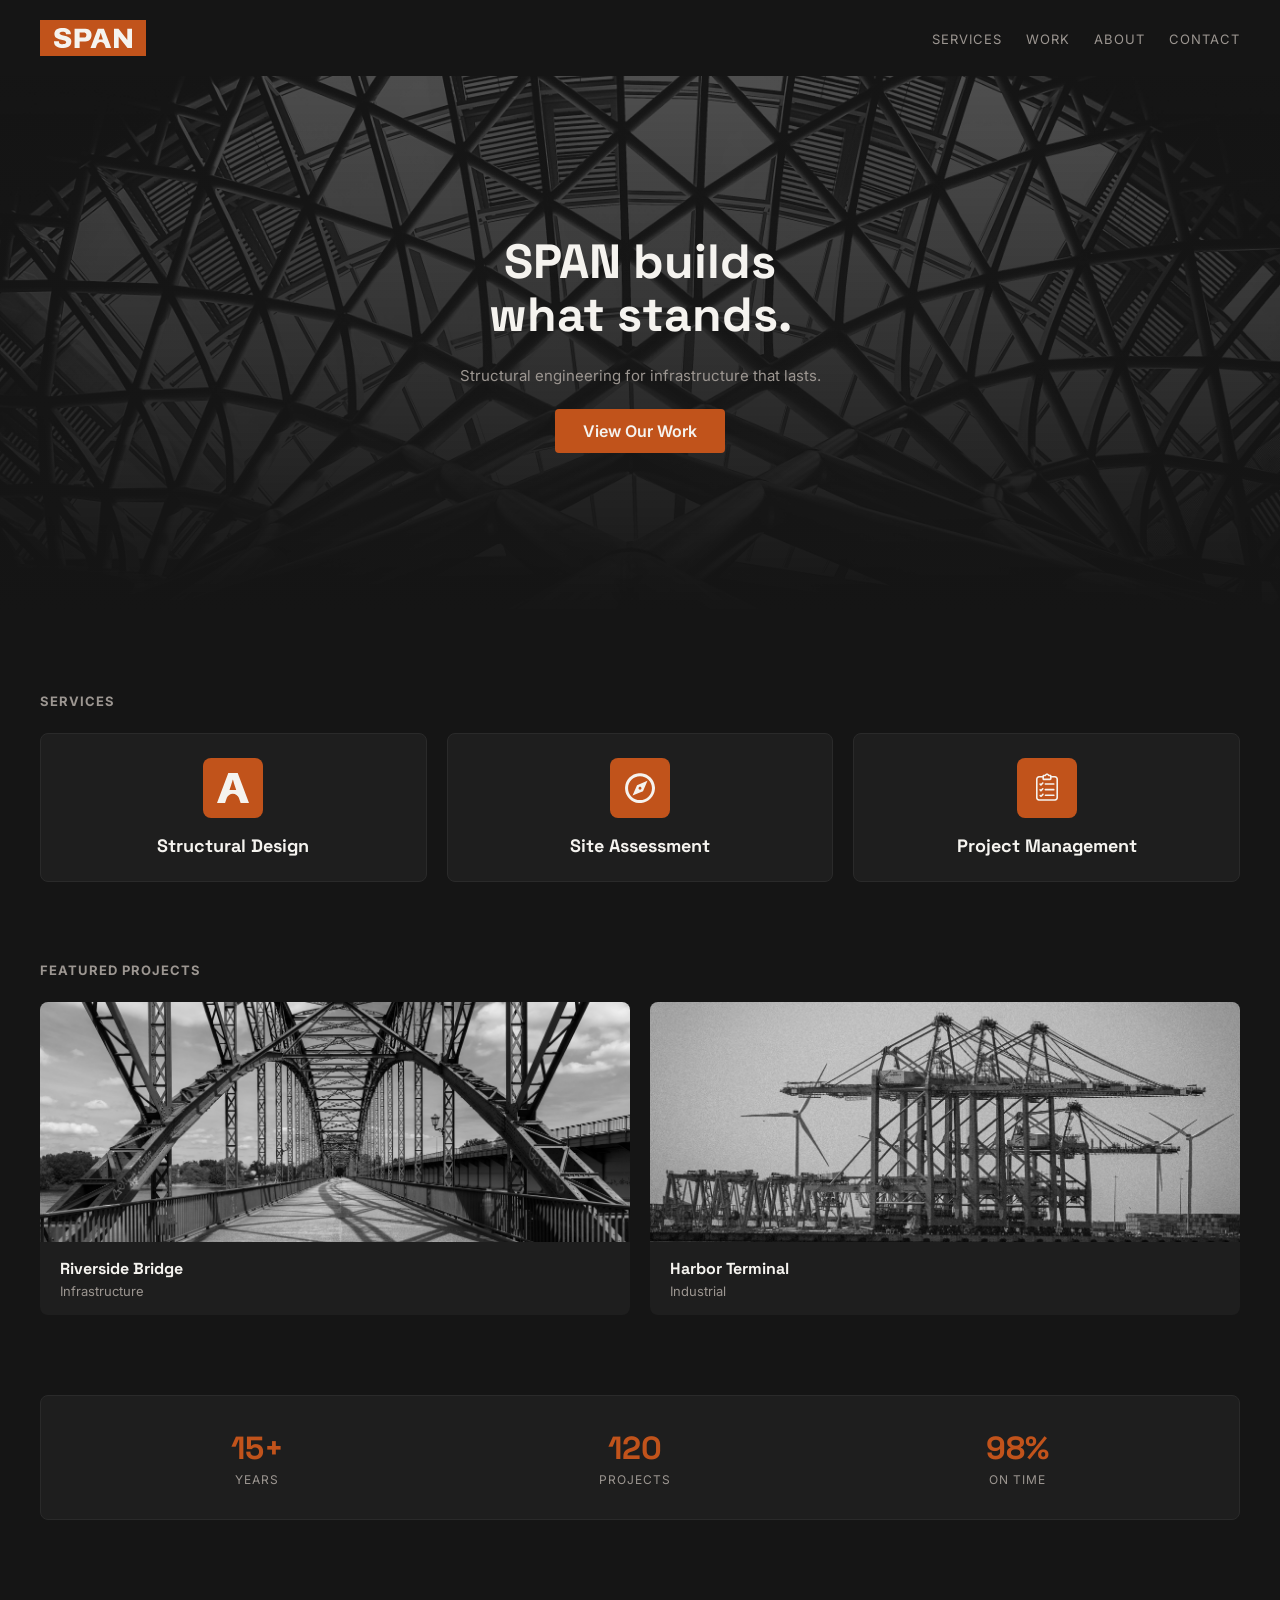
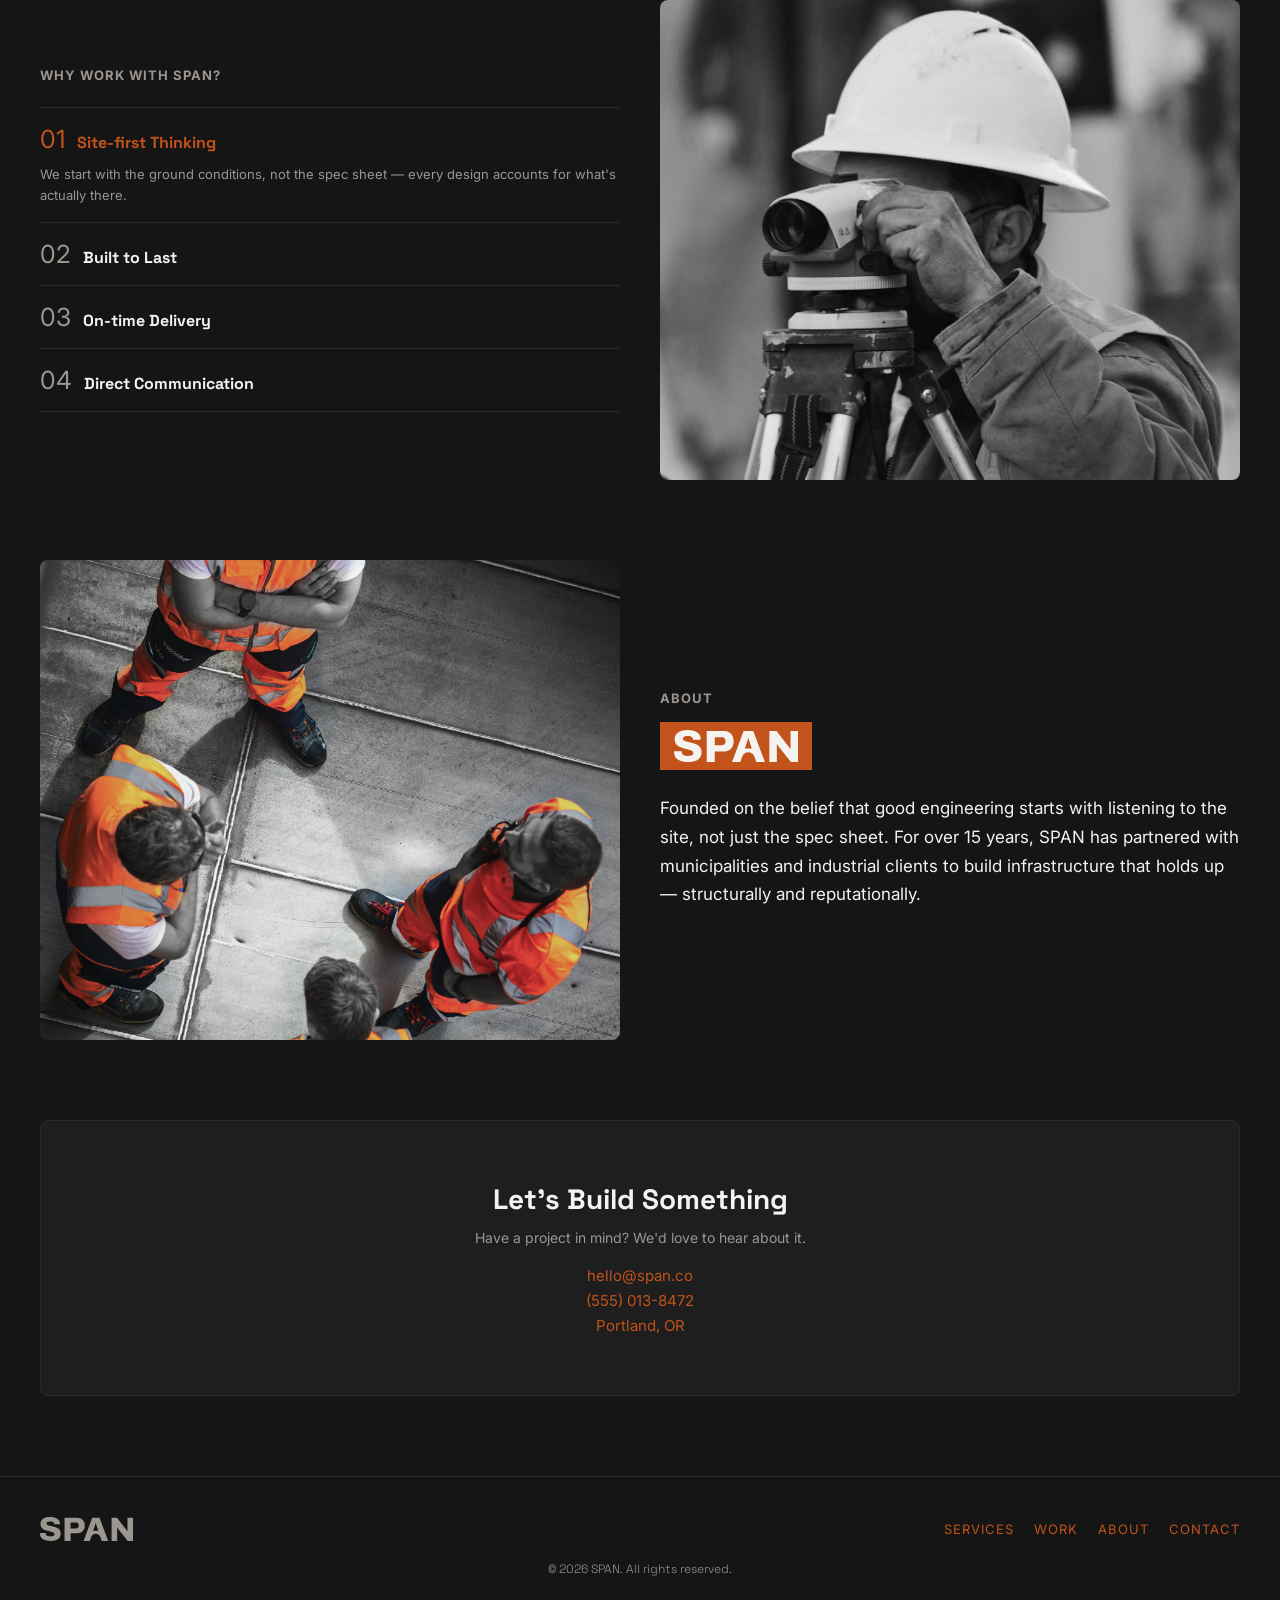
<file: index.html>
<!doctype html>
<html lang="en">
  <head>
    <meta charset="UTF-8" />
    <meta name="viewport" content="width=device-width, initial-scale=1.0" />
    <meta
      name="description"
      content="SPAN is a structural engineering firm specializing in infrastructure and industrial projects — precision-driven, built on real-world constraints."
    />
    <title>SPAN - Structural Engineering</title>
    <link rel="stylesheet" href="css/stylesheet.css" />
    <link
      rel="icon"
      type="image/svg+xml"
      href="assets/logo/span-logo-small-color.svg"
    />
  </head>
  <body>
    <!-- NAVBAR -->
    <header>
      <nav>
        <a href="index.html" class="logo-badge">
          <img src="assets/logo/span-logo-large.svg" alt="SPAN logo" />
        </a>
        <button class="menu-toggle" id="menu-toggle" aria-label="Toggle menu">
          <span></span>
          <span></span>
          <span></span>
        </button>

        <ul class="nav-links" id="nav-links">
          <li><a href="#services">Services</a></li>
          <li><a href="#work">Work</a></li>
          <li><a href="#about">About</a></li>
          <li><a href="#contact">Contact</a></li>
        </ul>
      </nav>
    </header>

    <main>
      <!-- Hero Section -->
      <section class="hero">
        <div class="hero-overlay"></div>
        <div class="hero-content">
          <h1>SPAN builds<br />what stands.</h1>
          <p>Structural engineering for infrastructure that lasts.</p>
          <a href="#work" class="btn-primary">View Our Work</a>
        </div>
      </section>

      <!-- Services Section -->
      <section class="services" id="services">
        <h2>Services</h2>
        <div class="services-grid">
          <div class="service-card">
            <div class="service-icon-badge">
              <img
                src="assets/logo/span-logo-small.svg"
                alt="Structural Design icon"
                class="service-icon"
              />
            </div>
            <h3>Structural Design</h3>
          </div>

          <div class="service-card">
            <div class="service-icon-badge">
              <img
                src="assets/images/icon-site-assessment.svg"
                alt="Site Assessment icon"
                class="service-icon"
              />
            </div>
            <h3>Site Assessment</h3>
          </div>

          <div class="service-card">
            <div class="service-icon-badge">
              <img
                src="assets/images/icon-project-management.svg"
                alt="Project Management icon"
                class="service-icon"
              />
            </div>
            <h3>Project Management</h3>
          </div>
        </div>
      </section>

      <!-- Featured Projects -->
      <section class="projects" id="work">
        <h2>Featured Projects</h2>
        <div class="projects-grid">
          <a href="project.html" class="project-card">
            <img
              src="assets/images/riverside-bridge.jpg"
              alt="Riverside Bridge project"
            />
            <div class="project-info">
              <h3>Riverside Bridge</h3>
              <p>Infrastructure</p>
            </div>
          </a>

          <a href="project.html" class="project-card">
            <img
              src="assets/images/harbor-terminal.jpg"
              alt="Harbor Terminal project"
            />
            <div class="project-info">
              <h3>Harbor Terminal</h3>
              <p>Industrial</p>
            </div>
          </a>
        </div>
      </section>

      <!-- Stat Section -->
      <section class="stats">
        <div class="stat">
          <div class="stat-number">15+</div>
          <div class="stat-label">Years</div>
        </div>

        <div class="stat">
          <div class="stat-number">120</div>
          <div class="stat-label">Projects</div>
        </div>

        <div class="stat">
          <div class="stat-number">98%</div>
          <div class="stat-label">On Time</div>
        </div>
      </section>

      <!-- Why Us Section -->
      <section class="why-us">
        <div class="why-container">
          <div class="why-list">
            <h2>Why Work With SPAN?</h2>
            <div
              class="why-item active"
              data-index="0"
              data-image="assets/images/surveyor.jpg"
            >
              <div class="why-header">
                <span class="why-number">01</span>
                <span class="why-title">Site-first Thinking</span>
              </div>
              <div class="why-body">
                <img
                  src="assets/images/surveyor.jpg"
                  alt=""
                  class="why-body-image"
                />
                <p>
                  We start with the ground conditions, not the spec sheet —
                  every design accounts for what's actually there.
                </p>
              </div>
            </div>

            <div
              class="why-item"
              data-index="1"
              data-image="assets/images/steel-frame.jpg"
            >
              <div class="why-header">
                <span class="why-number">02</span>
                <span class="why-title">Built to Last</span>
              </div>
              <div class="why-body">
                <img
                  src="assets/images/steel-frame.jpg"
                  alt=""
                  class="why-body-image"
                />
                <p>
                  Structures engineered for decades, not just for passing
                  inspection.
                </p>
              </div>
            </div>

            <div
              class="why-item"
              data-index="2"
              data-image="assets/images/blueprint.jpg"
            >
              <div class="why-header">
                <span class="why-number">03</span>
                <span class="why-title">On-time Delivery</span>
              </div>
              <div class="why-body">
                <img
                  src="assets/images/blueprint.jpg"
                  alt=""
                  class="why-body-image"
                />
                <p>
                  98% of projects delivered on schedule, with no surprises along
                  the way.
                </p>
              </div>
            </div>

            <div
              class="why-item"
              data-index="3"
              data-image="assets/images/handshake.jpg"
            >
              <div class="why-header">
                <span class="why-number">04</span>
                <span class="why-title">Direct Communication</span>
              </div>
              <div class="why-body">
                <img
                  src="assets/images/handshake.jpg"
                  alt=""
                  class="why-body-image"
                />
                <p>
                  You talk to the engineer on your project, not a rotating
                  account manager.
                </p>
              </div>
            </div>
          </div>

          <div class="why-image">
            <img
              id="why-image-display"
              src="assets/images/surveyor.jpg"
              alt="SPAN engineer at work."
            />
          </div>
        </div>
      </section>

      <!-- About Section -->
      <section class="about" id="about">
        <div class="about-text">
          <h2>About</h2>
          <div class="logo-badge about-logo-badge">
            <img src="assets/logo/span-logo-large.svg" alt="SPAN Logo" />
          </div>
          <p>
            Founded on the belief that good engineering starts with listening to
            the site, not just the spec sheet. For over 15 years, SPAN has
            partnered with municipalities and industrial clients to build
            infrastructure that holds up — structurally and reputationally.
          </p>
        </div>
        <div class="about-image">
          <img src="assets/images/about-crew.jpg" alt="SPAN crew on site" />
        </div>
      </section>

      <!-- Contact Section -->
      <section class="contact" id="contact">
        <h2>Let's Build Something</h2>
        <p>Have a project in mind? We'd love to hear about it.</p>
        <div class="contact-info">
          <a href="mailto:hello@span.co">hello@span.co</a>
          <a href="tel:+15550138472">(555) 013-8472</a>
          <span>Portland, OR</span>
        </div>
      </section>
    </main>

    <!-- Footer -->
    <footer>
      <div class="footer-top">
        <svg viewBox="0 0 1651.9 425.9" class="footer-logo-svg">
          <g>
            <path
              fill="currentColor"
              d="M189.2,425.6c-25.9,0-50.3-2.3-73-6.9-22.8-4.6-42.8-12.1-60.2-22.5s-31-24-41-41c-10-16.9-15-37.7-15-62.5v-5.4c0-2,.2-3.6.6-4.8h103.6c0,1.2,0,2.7-.3,4.5-.2,1.8-.3,3.3-.3,4.5,0,12.8,3.3,23,9.9,30.8s15.9,13.4,27.8,16.8c12,3.4,25.9,5.1,41.9,5.1s17-.4,24.5-1.2c7.6-.8,14.4-2.2,20.4-4.2s11.3-4.5,15.9-7.5c4.6-3,8-6.6,10.2-10.8,2.2-4.2,3.3-9.1,3.3-14.7,0-9.2-3.5-16.8-10.5-22.8s-16.4-11-28.1-15c-11.8-4-25.1-7.8-39.8-11.4-14.8-3.6-30.1-7.4-46.1-11.4-16-4-31.3-9-46.1-15-14.8-6-28-13.6-39.8-22.8s-21.2-20.6-28.1-34.4c-7-13.8-10.5-30.4-10.5-50s4.6-40.2,13.8-56c9.2-15.8,21.9-28.6,38-38.6,16.2-10,34.8-17.3,56-21.9C137.3,2.3,159.8,0,183.8,0s45.6,2.4,66.2,7.2c20.5,4.8,38.8,12.3,54.8,22.5s28.4,23,37.4,38.3c9,15.4,13.7,33.8,14.1,55.4v7.2h-103v-4.2c0-9.2-2.5-17.3-7.5-24.2-5-7-12.5-12.6-22.4-16.8-10-4.2-22.4-6.3-37.1-6.3s-27.2,1.4-37.4,4.2c-10.2,2.8-18,6.8-23.3,12-5.4,5.2-8.1,11.4-8.1,18.6s3.5,16,10.5,21.6c7,5.6,16.5,10.4,28.4,14.4,12,4,25.3,7.7,40.1,11.1,14.8,3.4,30,7,45.8,10.8s31,8.6,45.8,14.4c14.8,5.8,28.1,13.2,40.1,22.1,12,9,21.5,20.1,28.4,33.2,7,13.2,10.5,29.1,10.5,47.9,0,32.7-7.7,59.1-23,79-15.4,20-36.5,34.5-63.5,43.7s-57.4,13.8-91.3,13.8h0l-.1-.3Z"
            />
            <path
              fill="currentColor"
              d="M435.8,425.6V14.4h226.3c27.9,0,51.8,5.7,71.5,17.1,19.8,11.4,34.9,27.2,45.5,47.3,10.6,20.2,15.9,43.8,15.9,70.9s-5.5,52.1-16.5,72.4c-11,20.4-26.5,36.2-46.7,47.6s-44.2,17.1-72.1,17.1h-116.7v138.9h-107.2v-.1ZM543,204.1h91.6c16.8,0,29.5-4.7,38.3-14.1,8.8-9.4,13.2-22.4,13.2-39.2s-1.9-21.8-5.7-29.3c-3.8-7.6-9.5-13.5-17.1-17.7s-17.2-6.3-28.7-6.3h-91.6v106.6h0Z"
            />
            <path
              fill="currentColor"
              d="M1270.4,425.6V14.4h95.2l149.7,191c2.8,3.2,6.5,7.8,11.1,13.8s9.1,12.1,13.5,18.3,7.6,11.1,9.6,14.7l3-.6V14.4h99.4v411.3h-94.6l-158.7-201.1c-5.2-6.4-10.1-13-14.7-19.8s-8.3-12.4-11.1-16.8l-3,.6v237.1h-99.4v-.1Z"
            />
            <path
              fill="currentColor"
              d="M1056.3,14.4h-128.7l-154.5,411.3h110.2l23.3-67.8c.4-1.1.8-2.2,1.2-3.4h0c12.6-34.2,45.2-57.2,81.7-57.3,36.7-.1,69.7,22.9,82.3,57.2h0l24.5,71.2h114.3L1056.3,14.4ZM971.6,162.2c3-9.6,6-19.2,9-28.7s5.3-18.2,6.9-25.7h4.2c2,5.6,4,12.2,6,19.8s4.1,15.1,6.3,22.4c2.2,7.4,4.4,14.4,6.6,20.9,2.2,6.6,4.1,12.1,5.7,16.5l19.7,58.4h-92.6l20.2-58.4c2.4-7.2,5.1-15.6,8.1-25.1h0l-.1-.1Z"
            />
          </g>
        </svg>
        <div class="footer-nav">
          <a href="#services">Services</a>
          <a href="#work">Work</a>
          <a href="#about">About</a>
          <a href="#contact">Contact</a>
        </div>
      </div>
      <p class="footer-copyright">&copy; 2026 SPAN. All rights reserved.</p>
    </footer>

    <!-- JavaScript -->
    <script src="js/main.js"></script>
  </body>
</html>
</file>
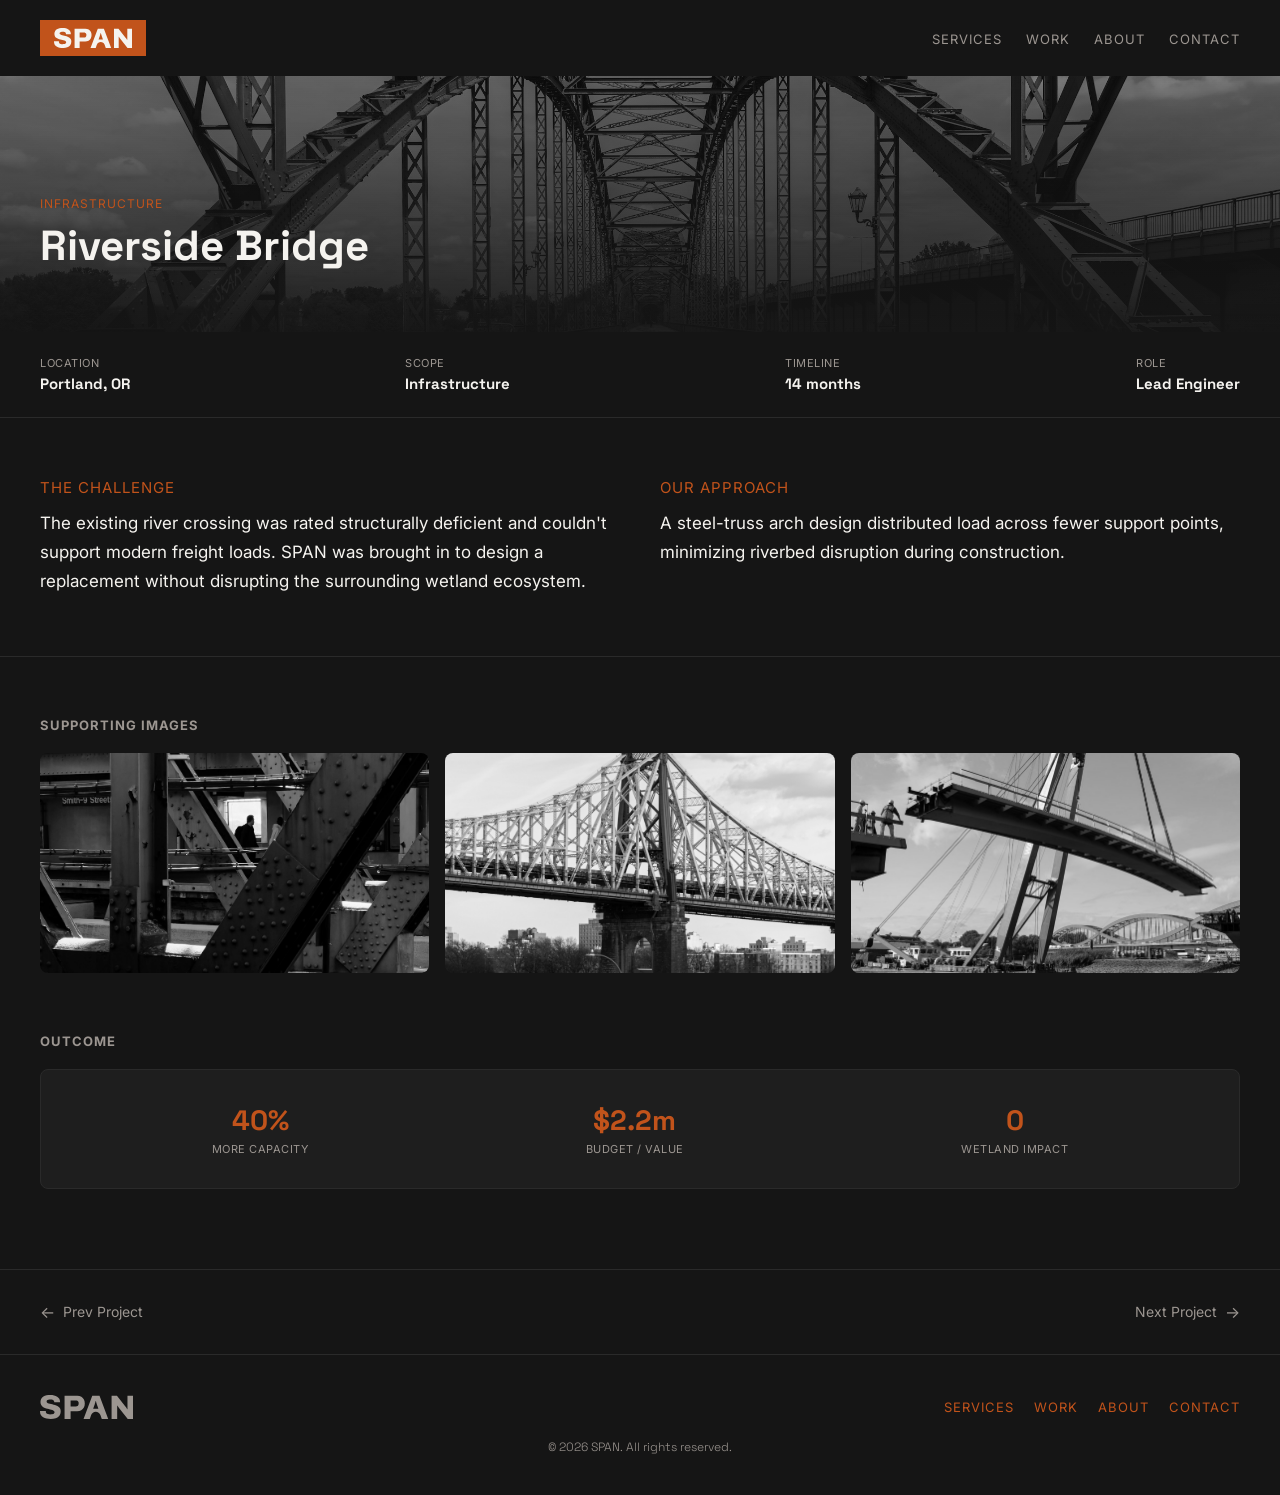
<file: project.html>
<!doctype html>
<html lang="en">
  <head>
    <meta charset="UTF-8" />
    <meta name="viewport" content="width=device-width, initial-scale=1.0" />
    <meta
      name="description"
      content="Riverside Bridge — a structural replacement designed by SPAN to restore freight capacity while protecting the surrounding wetland ecosystem."
    />
    <title>Riverside Bridge - SPAN</title>
    <link rel="stylesheet" href="css/stylesheet.css" />
    <link
      rel="icon"
      type="image/svg+xml"
      href="assets/logo/span-logo-small-color.svg"
    />
  </head>
  <body>
    <!-- NAVBAR -->
    <header>
      <nav>
        <a href="index.html" class="logo-badge">
          <img src="assets/logo/span-logo-large.svg" alt="SPAN logo" />
        </a>
        <button class="menu-toggle" id="menu-toggle" aria-label="Toggle menu">
          <span></span>
          <span></span>
          <span></span>
        </button>
        <ul class="nav-links" id="nav-links">
          <li><a href="index.html#services">Services</a></li>
          <li><a href="index.html#work">Work</a></li>
          <li><a href="index.html#about">About</a></li>
          <li><a href="index.html#contact">Contact</a></li>
        </ul>
      </nav>
    </header>

    <main>
      <!-- Project Hero -->
      <section class="project-hero">
        <div class="project-hero-content">
          <span class="project-tag">Infrastructure</span>
          <h1>Riverside Bridge</h1>
        </div>
      </section>

      <!-- Quick Facts -->
      <section class="quick-facts">
        <div class="fact">
          <span class="fact-label">Location</span>
          <span class="fact-value">Portland, OR</span>
        </div>
        <div class="fact">
          <span class="fact-label">Scope</span>
          <span class="fact-value">Infrastructure</span>
        </div>
        <div class="fact">
          <span class="fact-label">Timeline</span>
          <span class="fact-value">14 months</span>
        </div>
        <div class="fact">
          <span class="fact-label">Role</span>
          <span class="fact-value">Lead Engineer</span>
        </div>
      </section>

      <!-- Challenge + Approach -->
      <section class="challenge-approach">
        <div class="ca-block">
          <span class="ca-label">The Challenge</span>
          <p>
            The existing river crossing was rated structurally deficient and
            couldn't support modern freight loads. SPAN was brought in to design
            a replacement without disrupting the surrounding wetland ecosystem.
          </p>
        </div>
        <div class="ca-block">
          <span class="ca-label">Our Approach</span>
          <p>
            A steel-truss arch design distributed load across fewer support
            points, minimizing riverbed disruption during construction.
          </p>
        </div>
      </section>

      <!-- Supporting Images -->
      <section class="supporting-images">
        <h2>Supporting Images</h2>
        <div class="supporting-grid">
          <img
            src="assets/images/riverside-detail-1.jpg"
            alt="Structural detail of River Bridge"
          />
          <img
            src="assets/images/riverside-detail-2.jpg"
            alt="Riverside Bridge span view"
          />
          <img
            src="assets/images/riverside-detail-3.jpg"
            alt="Riverside Bridge construction"
          />
        </div>
      </section>

      <!-- Outcome -->
      <section class="outcome">
        <h2>Outcome</h2>
        <div class="outcome-stats">
          <div class="outcome-stat">
            <div class="outcome-number">40%</div>
            <div class="outcome-label">More Capacity</div>
          </div>
          <div class="outcome-stat">
            <div class="outcome-number">$2.2m</div>
            <div class="outcome-label">Budget / Value</div>
          </div>
          <div class="outcome-stat">
            <div class="outcome-number">0</div>
            <div class="outcome-label">Wetland Impact</div>
          </div>
        </div>
      </section>

      <!-- Prev/Next Navigation -->
      <section class="project-nav">
        <a href="project.html" class="project-nav-link prev">
          <span class="nav-arrow">←</span>
          <span>Prev Project</span>
        </a>
        <a href="project.html" class="project-nav-link next">
          <span>Next Project</span>
          <span class="nav-arrow">→</span>
        </a>
      </section>
    </main>

    <!-- Footer -->
    <footer>
      <div class="footer-top">
        <svg viewBox="0 0 1651.9 425.9" class="footer-logo-svg">
          <g>
            <path
              fill="currentColor"
              d="M189.2,425.6c-25.9,0-50.3-2.3-73-6.9-22.8-4.6-42.8-12.1-60.2-22.5s-31-24-41-41c-10-16.9-15-37.7-15-62.5v-5.4c0-2,.2-3.6.6-4.8h103.6c0,1.2,0,2.7-.3,4.5-.2,1.8-.3,3.3-.3,4.5,0,12.8,3.3,23,9.9,30.8s15.9,13.4,27.8,16.8c12,3.4,25.9,5.1,41.9,5.1s17-.4,24.5-1.2c7.6-.8,14.4-2.2,20.4-4.2s11.3-4.5,15.9-7.5c4.6-3,8-6.6,10.2-10.8,2.2-4.2,3.3-9.1,3.3-14.7,0-9.2-3.5-16.8-10.5-22.8s-16.4-11-28.1-15c-11.8-4-25.1-7.8-39.8-11.4-14.8-3.6-30.1-7.4-46.1-11.4-16-4-31.3-9-46.1-15-14.8-6-28-13.6-39.8-22.8s-21.2-20.6-28.1-34.4c-7-13.8-10.5-30.4-10.5-50s4.6-40.2,13.8-56c9.2-15.8,21.9-28.6,38-38.6,16.2-10,34.8-17.3,56-21.9C137.3,2.3,159.8,0,183.8,0s45.6,2.4,66.2,7.2c20.5,4.8,38.8,12.3,54.8,22.5s28.4,23,37.4,38.3c9,15.4,13.7,33.8,14.1,55.4v7.2h-103v-4.2c0-9.2-2.5-17.3-7.5-24.2-5-7-12.5-12.6-22.4-16.8-10-4.2-22.4-6.3-37.1-6.3s-27.2,1.4-37.4,4.2c-10.2,2.8-18,6.8-23.3,12-5.4,5.2-8.1,11.4-8.1,18.6s3.5,16,10.5,21.6c7,5.6,16.5,10.4,28.4,14.4,12,4,25.3,7.7,40.1,11.1,14.8,3.4,30,7,45.8,10.8s31,8.6,45.8,14.4c14.8,5.8,28.1,13.2,40.1,22.1,12,9,21.5,20.1,28.4,33.2,7,13.2,10.5,29.1,10.5,47.9,0,32.7-7.7,59.1-23,79-15.4,20-36.5,34.5-63.5,43.7s-57.4,13.8-91.3,13.8h0l-.1-.3Z"
            />
            <path
              fill="currentColor"
              d="M435.8,425.6V14.4h226.3c27.9,0,51.8,5.7,71.5,17.1,19.8,11.4,34.9,27.2,45.5,47.3,10.6,20.2,15.9,43.8,15.9,70.9s-5.5,52.1-16.5,72.4c-11,20.4-26.5,36.2-46.7,47.6s-44.2,17.1-72.1,17.1h-116.7v138.9h-107.2v-.1ZM543,204.1h91.6c16.8,0,29.5-4.7,38.3-14.1,8.8-9.4,13.2-22.4,13.2-39.2s-1.9-21.8-5.7-29.3c-3.8-7.6-9.5-13.5-17.1-17.7s-17.2-6.3-28.7-6.3h-91.6v106.6h0Z"
            />
            <path
              fill="currentColor"
              d="M1270.4,425.6V14.4h95.2l149.7,191c2.8,3.2,6.5,7.8,11.1,13.8s9.1,12.1,13.5,18.3,7.6,11.1,9.6,14.7l3-.6V14.4h99.4v411.3h-94.6l-158.7-201.1c-5.2-6.4-10.1-13-14.7-19.8s-8.3-12.4-11.1-16.8l-3,.6v237.1h-99.4v-.1Z"
            />
            <path
              fill="currentColor"
              d="M1056.3,14.4h-128.7l-154.5,411.3h110.2l23.3-67.8c.4-1.1.8-2.2,1.2-3.4h0c12.6-34.2,45.2-57.2,81.7-57.3,36.7-.1,69.7,22.9,82.3,57.2h0l24.5,71.2h114.3L1056.3,14.4ZM971.6,162.2c3-9.6,6-19.2,9-28.7s5.3-18.2,6.9-25.7h4.2c2,5.6,4,12.2,6,19.8s4.1,15.1,6.3,22.4c2.2,7.4,4.4,14.4,6.6,20.9,2.2,6.6,4.1,12.1,5.7,16.5l19.7,58.4h-92.6l20.2-58.4c2.4-7.2,5.1-15.6,8.1-25.1h0l-.1-.1Z"
            />
          </g>
        </svg>
        <div class="footer-nav">
          <a href="index.html#services">Services</a>
          <a href="index.html#work">Work</a>
          <a href="index.html#about">About</a>
          <a href="index.html#contact">Contact</a>
        </div>
      </div>
      <p class="footer-copyright">&copy; 2026 SPAN. All rights reserved.</p>
    </footer>

    <script src="js/main.js"></script>
  </body>
</html>
</file>
<file: css/stylesheet.css>
/* Fonts */

@import url("https://fonts.googleapis.com/css2?family=Inter:ital,opsz,wght@0,14..32,100..900;1,14..32,100..900&family=Space+Grotesk:wght@300..700&display=swap");

/* RESET */

* {
  margin: 0;
  padding: 0;
  box-sizing: border-box;
}

/* Brand variables */

:root {
  --color-background: #151515;
  --color-charcoal: #1a1a1a;
  --color-offwhite: #f5f3ef;
  --color-steel: #9c9691;
  --color-rust: #c1531b;
  --color-card-background: #1e1e1e;
  --color-card-border: #2a2a2a;

  --font-header: "Space Grotesk", sans-serif;
  --font-body: "Inter", sans-serif;
}

body {
  font-family: var(--font-body);
  background-color: var(--color-background);
  color: var(--color-offwhite);
}

/* HTML */

html {
  scroll-behavior: smooth;
}

/* Header / Nav */

header {
  padding: 20px 40px;
  position: sticky;
  top: 0;
  background-color: var(--color-background);
  z-index: 20;
  transition: padding 0.3s ease;
}
header.scrolled {
  padding: 10px 40px;
}

nav {
  display: flex;
  justify-content: space-between;
  align-items: center;
  position: relative;
}

.logo-badge {
  background-color: var(--color-rust);
  padding: 8px 14px;
  display: inline-block;
}

.logo-badge img {
  height: 20px;
  display: block;
}

.nav-links {
  display: flex;
  list-style: none;
  gap: 24px;
}

.nav-links a {
  color: var(--color-steel);
  text-decoration: none;
  font-size: 13px;
  letter-spacing: 1px;
  text-transform: uppercase;
  position: relative;
  transition: color 0.2s ease;
}

.nav-links a:hover {
  color: var(--color-offwhite);
}

.nav-links a::after {
  content: "";
  position: absolute;
  bottom: -4px;
  left: 0;
  width: 0;
  height: 1px;
  background-color: var(--color-rust);
  transition: width 0.2s ease;
}

.nav-links a:hover::after {
  width: 100%;
}

/* Hero */

.hero {
  position: relative;
  text-align: center;
  padding: 160px 20px;
}

.hero::before {
  content: "";
  position: absolute;
  inset: 0;
  background-image: url("../assets/images/homepage-hero-image.jpg");
  background-size: cover;
  background-position: center;
  filter: grayscale(100%);
  z-index: 0;
  animation: fadeIn 1.2s ease forwards;
}

.hero-overlay {
  position: absolute;
  inset: 0;
  background: linear-gradient(
    180deg,
    rgba(21, 21, 21, 0.75),
    rgba(21, 21, 21, 1)
  );
  z-index: 0;
  animation: fadeIn 1.2s ease forwards;
}

.hero-content {
  position: relative;
  z-index: 1;
  animation: fadeIn 1s ease forwards;
  opacity: 0;
}

.hero h1 {
  font-family: var(--font-header);
  font-size: 48px;
  font-weight: 700;
  line-height: 1.1;
  margin-bottom: 24px;
  animation: fadeIn 0.8s ease forwards;
  animation-delay: 0.1s;
  opacity: 0;
}

.hero p {
  color: var(--color-steel);
  font-size: 15px;
  margin-bottom: 24px;
  animation: fadeIn 0.8s ease forwards;
  animation-delay: 0.3s;
  opacity: 0;
}

.btn-primary {
  display: inline-block;
  background-color: var(--color-rust);
  color: var(--color-offwhite);
  padding: 12px 28px;
  border-radius: 4px;
  text-decoration: none;
  font-weight: 600;
  transition: transform 0.15s;
}

.btn-primary:hover {
  transform: scale(1.03);
}

.btn-primary:active {
  transform: scale(0.97);
}

.hero .btn-primary {
  animation: fadeInOpacityOnly 0.8s ease forwards;
  animation-delay: 0.5s;
  opacity: 0;
}

@keyframes fadeInOpacityOnly {
  from {
    opacity: 0;
  }
  to {
    opacity: 1;
  }
}

@keyframes fadeIn {
  from {
    opacity: 0;
    transform: translateY(20px);
  }
  to {
    opacity: 1;
    transform: translateY(0px);
  }
}

/* Services */

.services {
  padding: 80px 40px;
}

.services h2 {
  font-size: 13px;
  letter-spacing: 1px;
  color: var(--color-steel);
  text-transform: uppercase;
  margin-bottom: 24px;
}

.services-grid {
  display: grid;
  grid-template-columns: repeat(3, 1fr);
  gap: 20px;
}

.service-card {
  background-color: var(--color-card-background);
  border: 1px solid var(--color-card-border);
  border-radius: 8px;
  padding: 24px;
  text-align: center;
}

.service-icon {
  width: 32px;
  height: 32px;
  display: block;
}

.service-card h3 {
  font-family: var(--font-header);
  font-size: 18px;
}

.service-icon-badge {
  width: 60px;
  height: 60px;
  background-color: var(--color-rust);
  border-radius: 8px;
  display: flex;
  align-items: center;
  justify-content: center;
  margin: 0 auto 16px;
}

/* Featured Projects */

.projects {
  padding: 0 40px 80px;
}

.projects h2 {
  font-size: 13px;
  letter-spacing: 1px;
  color: var(--color-steel);
  text-transform: uppercase;
  margin-bottom: 24px;
}

.projects-grid {
  display: grid;
  grid-template-columns: repeat(2, 1fr);
  gap: 20px;
}

.project-card {
  display: block;
  text-decoration: none;
  border-radius: 8px;
  overflow: hidden;
  background-color: var(--color-card-background);
}

.project-card img {
  width: 100%;
  height: 240px;
  object-fit: cover;
  display: block;
  filter: grayscale(100%);
}

.project-info {
  padding: 16px 20px;
}

.project-info h3 {
  font-family: var(--font-header);
  color: var(--color-offwhite);
  font-size: 16px;
  margin-bottom: 4px;
}

.project-info p {
  color: var(--color-steel);
  font-size: 13px;
}

/* Stats */

.stats {
  display: flex;
  justify-content: space-around;
  background-color: var(--color-card-background);
  border: 1px solid var(--color-card-border);
  border-radius: 8px;
  margin: 0 40px 80px;
  padding: 32px 32px;
}

.stat {
  text-align: center;
}

.stat-number {
  font-family: var(--font-header);
  font-size: 32px;
  font-weight: 700;
  color: var(--color-rust);
}

.stat-label {
  color: var(--color-steel);
  font-size: 12px;
  letter-spacing: 1px;
  text-transform: uppercase;
  margin-top: 4px;
}

/* Why Us */

.why-us {
  padding: 0 40px 80px;
  max-width: none;
}

.why-container {
  display: flex;
  gap: 40px;
  align-items: center;
}

.why-list {
  flex: 1;
}

.why-image {
  flex: 1;
}

.why-image img {
  width: 100%;
  height: 480px;
  object-fit: cover;
  border-radius: 8px;
  display: block;
  filter: grayscale(100%);
}

.why-us h2 {
  font-size: 13px;
  letter-spacing: 1px;
  color: var(--color-steel);
  text-transform: uppercase;
  margin-bottom: 24px;
}

.why-item {
  border-top: 1px solid #2a2a2a;
  padding: 16px 0;
  cursor: pointer;
}

.why-item:last-child {
  border-bottom: 1px solid #2a2a2a;
}

.why-header {
  display: flex;
  align-items: baseline;
  gap: 12px;
}

.why-number {
  color: var(--color-steel);
  font-size: 25px;
}

.why-item.active .why-number {
  color: var(--color-rust);
}

.why-title {
  font-family: var(--font-header);
  font-weight: 700;
  font-size: 16px;
}

.why-item.active .why-title {
  color: var(--color-rust);
}

.why-body {
  max-height: 0;
  overflow: hidden;
  transition: max-height 0.3s ease;
}

.why-item.active .why-body {
  max-height: 200px;
}

.why-body p {
  color: var(--color-steel);
  font-size: 13px;
  line-height: 1.6;
  padding-top: 10px;
}

.why-body-image {
  display: none;
}

/* Footer */

footer {
  padding: 40px;
  border-top: 1px solid #2a2a2a;
  text-align: center;
}

.footer-top {
  display: flex;
  justify-content: space-between;
  align-items: center;
  margin-bottom: 20px;
}

.footer-logo-svg {
  height: 24px;
  width: auto;
  color: var(--color-steel);
  display: block;
}

.footer-nav {
  display: flex;
  gap: 20px;
}

.footer-nav a {
  color: var(--color-rust);
  text-decoration: none;
  font-size: 13px;
  letter-spacing: 1px;
  text-transform: uppercase;
  position: relative;
  transition: color 0.2s ease;
}

.footer-nav a:hover {
  color: var(--color-offwhite);
}

.footer-nav a::after {
  content: "";
  position: absolute;
  bottom: -4px;
  left: 0;
  width: 0;
  height: 1px;
  background-color: var(--color-rust);
  transition: width 0.2s ease;
}

.footer-nav a:hover::after {
  width: 100%;
}

.footer-copyright {
  color: var(--color-steel);
  font-family: var(--font-header);
  font-weight: 100;
  font-size: 12px;
}

.about {
  display: flex;
  gap: 40px;
  align-items: center;
  padding: 0 40px 80px;
}

.about-text {
  flex: 1;
  order: 2;
}

.about-text h2 {
  font-size: 13px;
  letter-spacing: 1px;
  color: var(--color-steel);
  text-transform: uppercase;
  margin-bottom: 16px;
}

.about-logo-badge {
  margin-bottom: 20px;
}

.about-logo-badge img {
  height: 32px;
}

.about-text p {
  color: var(--color-offwhite);
  font-size: 17px;
  line-height: 1.7;
}

.about-image {
  flex: 1;
  order: 1;
}

.about-image img {
  width: 100%;
  height: 480px;
  object-fit: cover;
  border-radius: 8px;
  display: block;
}

.contact {
  background-color: var(--color-card-background);
  border: 1px solid var(--color-card-border);
  border-radius: 8px;
  margin: 0 40px 80px;
  padding: 60px 20px;
  text-align: center;
}

.contact h2 {
  font-family: var(--font-header);
  font-size: 28px;
  font-weight: 700;
  margin-bottom: 12px;
}

.contact p {
  color: var(--color-steel);
  font-size: 14px;
  margin-bottom: 20px;
}
.contact-info {
  display: flex;
  flex-direction: column;
  gap: 6px;
}

.contact-info a,
.contact-info span {
  color: var(--color-rust);
  text-decoration: none;
  font-size: 15px;
}

/* Project Hero */

.project-hero {
  position: relative;
  padding: 120px 40px 60px;
  overflow: hidden;
}

.project-hero::before {
  content: "";
  position: absolute;
  inset: 0;
  background-image: url("../assets/images/riverside-bridge.jpg");
  background-size: cover;
  background-position: center;
  filter: grayscale(100%);
  z-index: 0;
  animation: fadeIn 1.2s ease forwards;
}

.project-hero::after {
  content: "";
  position: absolute;
  inset: 0;
  background: linear-gradient(
    180deg,
    rgba(21, 21, 21, 0.5),
    rgba(21, 21, 21, 0.95)
  );
  z-index: 0;
  animation: fadeIn 1.2s ease forwards;
}

.project-hero-content {
  position: relative;
  z-index: 1;
  animation: fadeIn 1.2s ease forwards;
  opacity: 0;
}

.project-tag {
  display: block;
  color: var(--color-rust);
  font-size: 12px;
  letter-spacing: 1px;
  text-transform: uppercase;
  margin-bottom: 8px;
}

.project-hero h1 {
  font-family: var(--font-header);
  font-size: 42px;
  font-weight: 700;
}

/* Quick-facts */

.quick-facts {
  display: flex;
  justify-content: space-between;
  padding: 24px 40px;
  border-bottom: 1px solid #2a2a2a;
  margin-bottom: 60px;
}

.fact {
  display: flex;
  flex-direction: column;
  gap: 4px;
}

.fact-label {
  color: var(--color-steel);
  font-size: 11px;
  letter-spacing: 0.5px;
  text-transform: uppercase;
}

.fact-value {
  font-family: var(--font-header);
  font-weight: 700;
  font-size: 15px;
}

/* Challenge + Approach */

.challenge-approach {
  display: flex;
  gap: 40px;
  padding: 0 40px 60px;
  border-bottom: 1px solid #2a2a2a;
  margin-bottom: 60px;
}

.ca-block {
  flex: 1;
}

.ca-label {
  display: block;
  color: var(--color-rust);
  font-size: 15px;
  letter-spacing: 1px;
  text-transform: uppercase;
  margin-bottom: 12px;
}

.ca-block p {
  font-size: 17px;
  line-height: 1.7;
  color: var(--color-offwhite);
}

/* Supporting Images */

.supporting-images {
  padding: 0 40px 60px;
}

.supporting-images h2 {
  font-size: 13px;
  letter-spacing: 1px;
  color: var(--color-steel);
  text-transform: uppercase;
  margin-bottom: 20px;
}

.supporting-grid {
  display: grid;
  grid-template-columns: repeat(3, 1fr);
  gap: 16px;
}

.supporting-grid img {
  width: 100%;
  height: 220px;
  object-fit: cover;
  border-radius: 8px;
  display: block;
  filter: grayscale(100%);
}

/* Outcome */

.outcome {
  padding: 0 40px 80px;
}

.outcome h2 {
  font-size: 13px;
  letter-spacing: 1px;
  color: var(--color-steel);
  text-transform: uppercase;
  margin-bottom: 20px;
}

.outcome-stats {
  display: flex;
  justify-content: space-around;
  background-color: var(--color-card-background);
  border: 1px solid var(--color-card-border);
  border-radius: 8px;
  padding: 32px;
}

.outcome-stat {
  text-align: center;
}

.outcome-number {
  font-family: var(--font-header);
  font-size: 28px;
  font-weight: 700;
  color: var(--color-rust);
}

.outcome-label {
  color: var(--color-steel);
  font-size: 11px;
  letter-spacing: 0.5px;
  text-transform: uppercase;
  margin-top: 4px;
}

/* Project Nav */

.project-nav {
  display: flex;
  justify-content: space-between;
  padding: 32px 40px;
  border-top: 1px solid #2a2a2a;
}

.project-nav-link {
  display: flex;
  align-items: center;
  gap: 8px;
  color: var(--color-steel);
  text-decoration: none;
  font-size: 14px;
  transition: color 0.2s ease;
}

.project-nav-link:hover {
  color: var(--color-rust);
}

.nav-arrow {
  font-size: 16px;
}

/* Hamburger Menu - Mobile */

.menu-toggle {
  display: none;
  flex-direction: column;
  justify-content: center;
  align-items: center;
  gap: 5px;
  width: 48px;
  height: 40px;
  background-color: #1e1e1e;
  border: 1px solid #2a2a2a;
  border-radius: 8px;
  cursor: pointer;
  padding: 0 10px;
}

.menu-toggle span {
  display: block;
  height: 2px;
  width: 100%;
  background-color: var(--color-steel);
}

@media (max-width: 768px) {
  .services-grid {
    grid-template-columns: 1fr;
  }
  .projects-grid {
    grid-template-columns: 1fr;
  }

  .stats {
    flex-direction: column;
    gap: 24px;
  }

  .why-container {
    flex-direction: column;
  }

  .why-container {
    flex-direction: column;
  }

  .why-image img {
    height: 280px;
  }

  .about {
    flex-direction: column;
  }

  .about {
    align-items: stretch;
  }

  .about-text {
    order: 0;
  }

  .about-image {
    order: 0;
  }

  .about-image img {
    height: 180px;
  }

  .hero h1 {
    font-size: 32px;
  }

  header,
  .services,
  .projects,
  .why-us,
  .about,
  .contact {
    padding-left: 20px;
    padding-right: 20px;
  }

  .why-image {
    display: none;
  }

  .why-body-image {
    display: none;
    width: 100%;
    height: 180px;
    object-fit: cover;
    border-radius: 8px;
    filter: grayscale(100%);
    margin-top: 12px;
    margin-bottom: 12px;
  }

  .why-item.active .why-body-image {
    display: block;
  }

  .why-item.active .why-body {
    max-height: 400px;
  }

  .menu-toggle {
    display: flex;
  }

  .nav-links {
    display: none;
    position: absolute;
    top: 100%;
    left: 0;
    right: 0;
    background-color: var(--color-charcoal);
    flex-direction: column;
    padding: 20px 40px;
    gap: 16px;
    z-index: 10;
  }

  .nav-links.open {
    display: flex;
  }

  .project-hero {
    padding: 100px 20px 40px;
  }

  .project-hero h1 {
    font-size: 28px;
  }

  .quick-facts {
    flex-wrap: wrap;
    gap: 20px;
    padding: 32px;
  }

  .challenge-approach {
    flex-direction: column;
    padding: 0 20px 40px;
    gap: 32px;
  }

  .supporting-images {
    padding: 0 20px 40px;
  }

  .supporting-grid {
    grid-template-columns: 1fr;
  }

  .outcome {
    padding: 0 20px 40px;
  }

  .outcome-stats {
    flex-direction: column;
    gap: 20px;
  }

  .project-nav {
    padding: 24px 20px;
  }

  .footer-top {
    flex-direction: column;
    gap: 16px;
  }

  .footer-nav {
    flex-direction: column;
    gap: 10px;
  }
}
</file>
